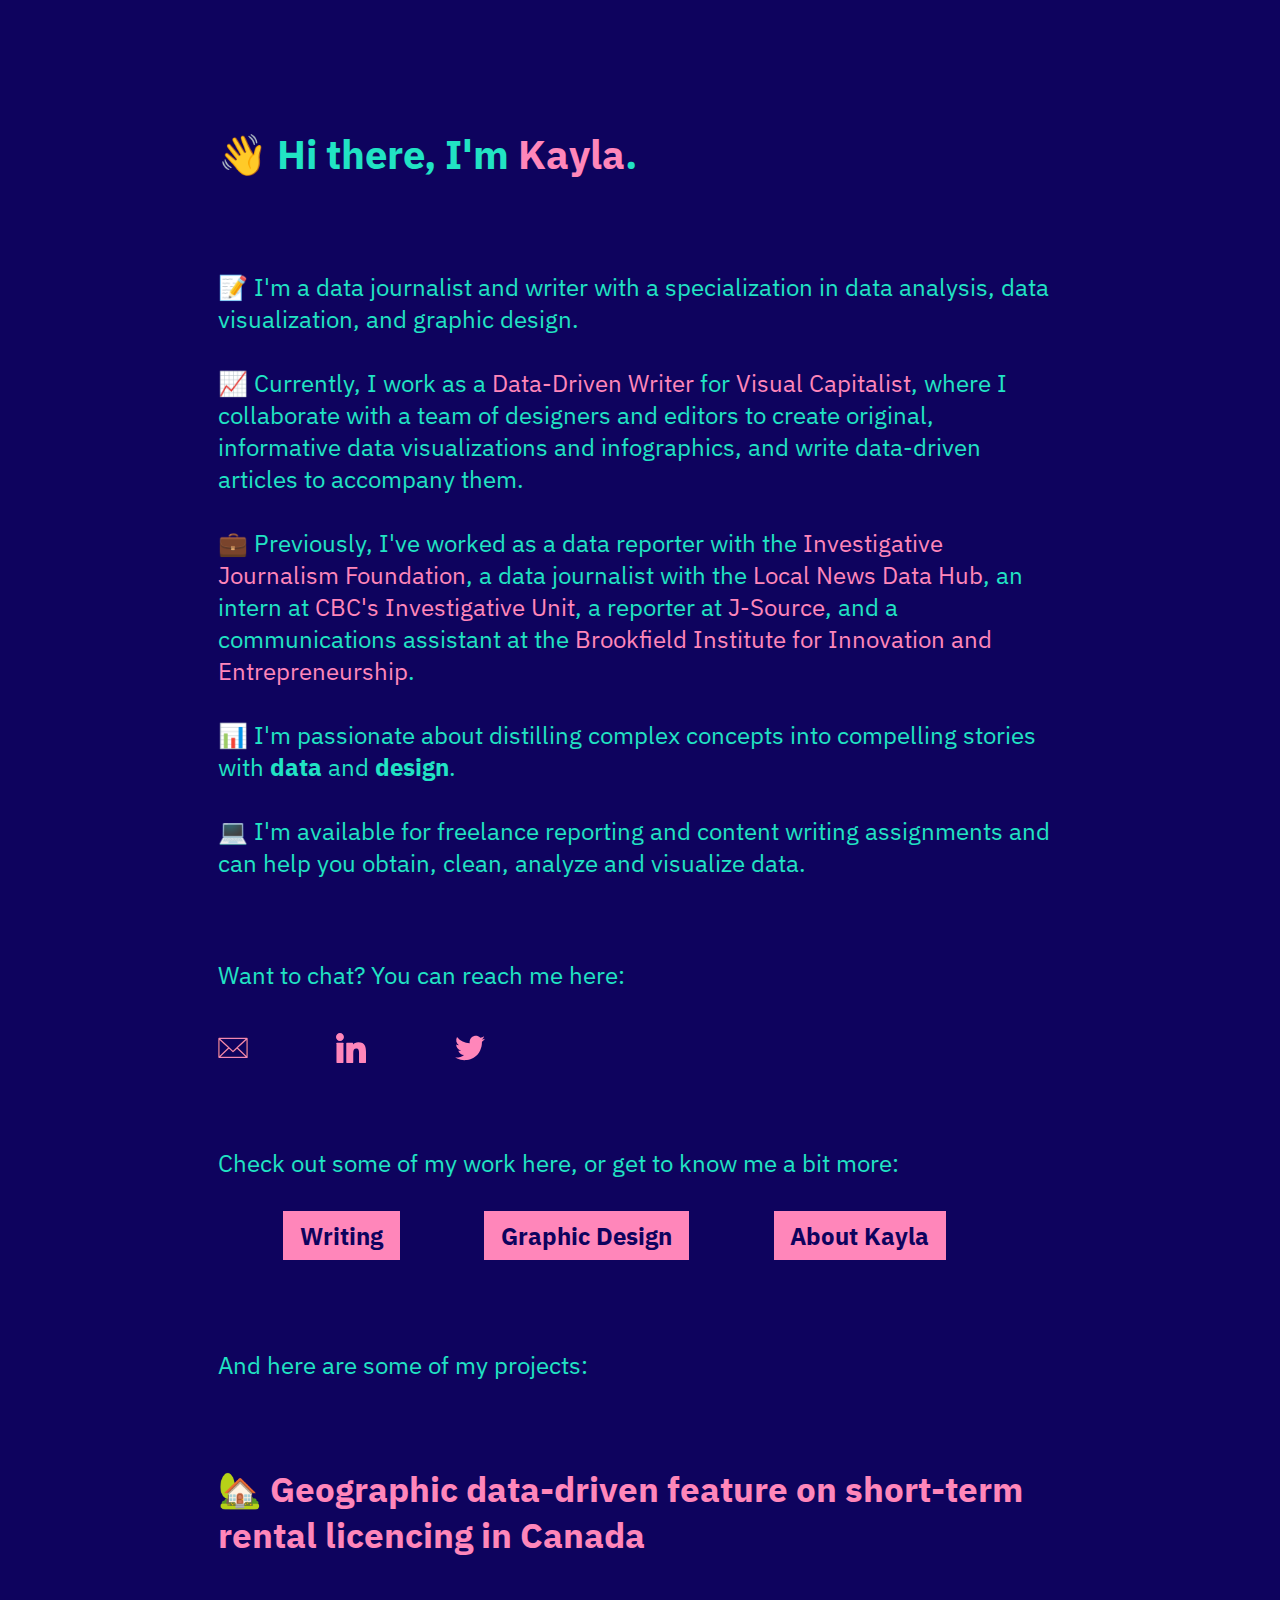
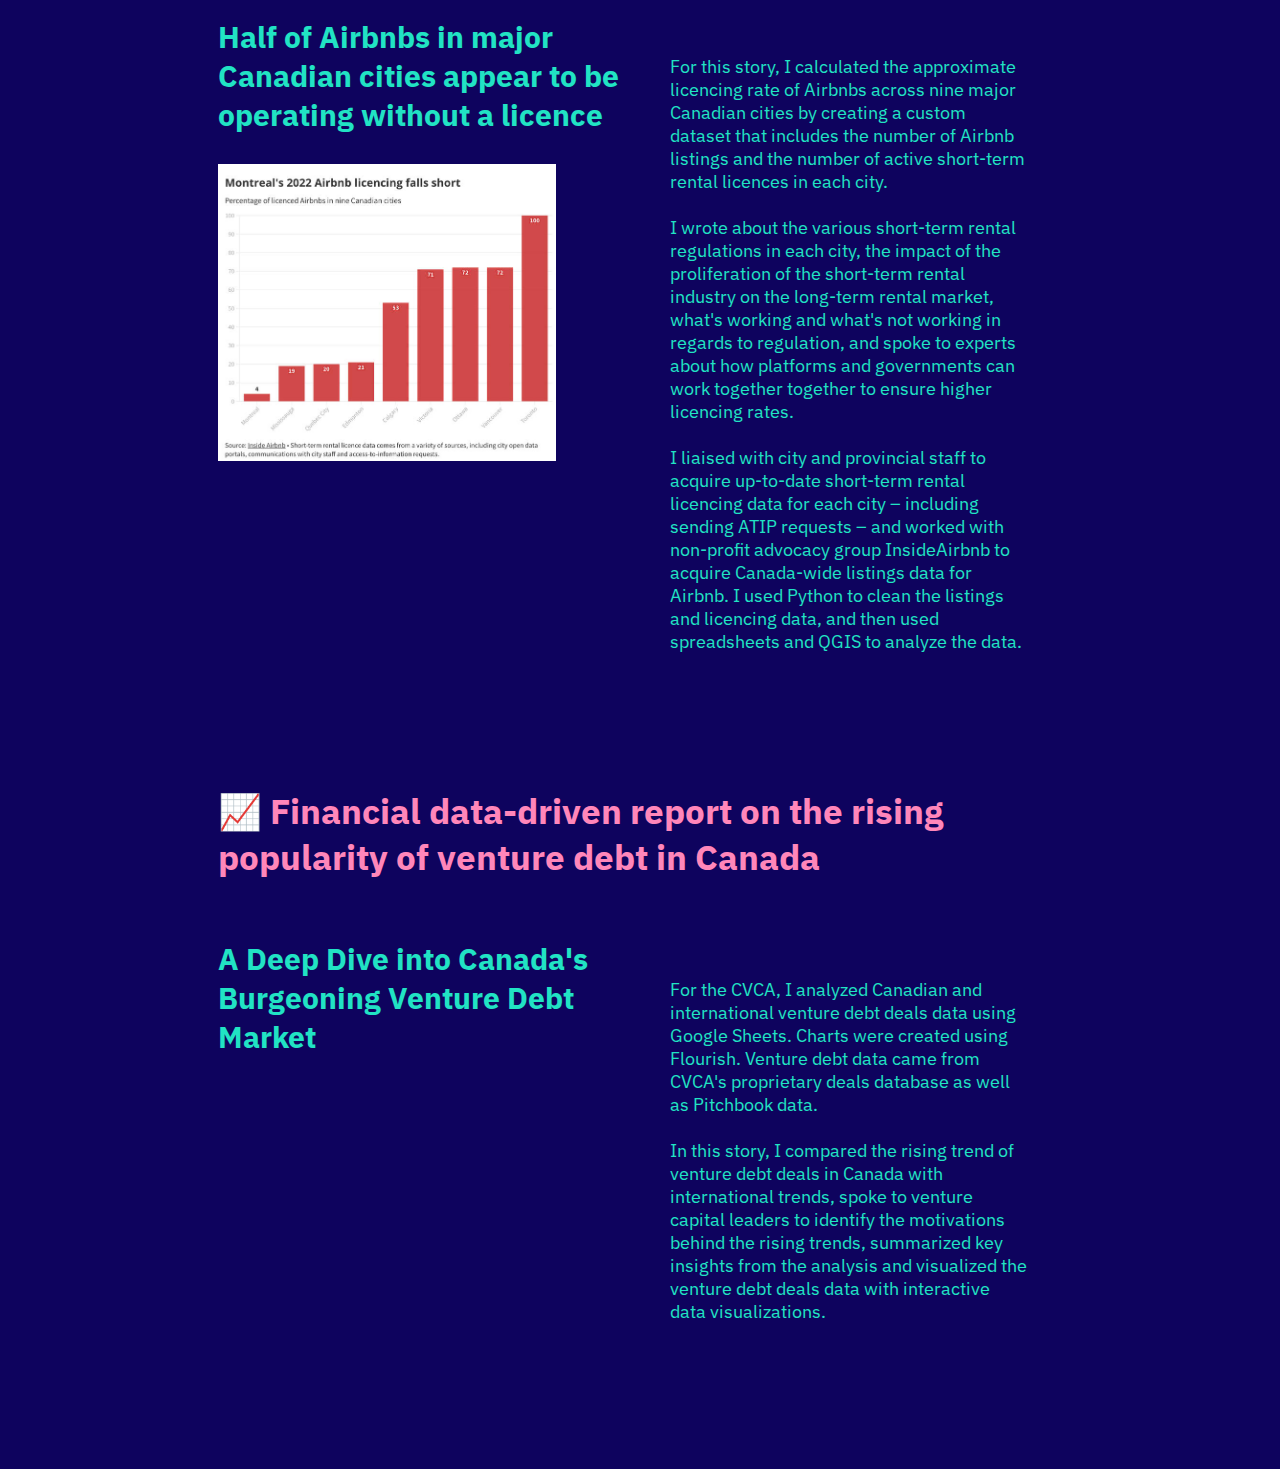
<file: index.html>
<!DOCTYPE html>
<html lang="en">
    <head>
        <meta charset="UTF-8">
        <meta name="viewport" content="width=device-width, initial-scale=1.0">
        <title>Kayla Zhu - Data Journalist</title>
        <link rel="stylesheet" href="style.css"> <!-- Link to your CSS file -->
        <link rel="preconnect" href="https://fonts.googleapis.com">
        <link rel="preconnect" href="https://fonts.gstatic.com" crossorigin>
        <link href="https://fonts.googleapis.com/css2?family=IBM+Plex+Sans:ital,wght@0,100;0,200;0,300;0,400;0,500;0,600;0,700;1,100;1,200;1,300;1,400;1,500;1,600;1,700&display=swap" rel="stylesheet">
    </head>
    <body>
        <h1>👋 Hi there, I'm <span style="color: #ff86ba">Kayla</span>.</h1>

        <p><br>
            <br>
            
            📝 I'm a data journalist and writer with a specialization in 
            data analysis, data visualization, and graphic design.
            <br>
            <br>
    
            📈 Currently, I work as a <span style="color: #ff86ba">Data-Driven Writer</span> for <a href="https://www.visualcapitalist.com/">Visual Capitalist</a>, where I 
            collaborate with a team of designers and editors to create original, informative data visualizations and infographics, and write
            data-driven articles to accompany them.
            <br>
            <br>
            💼 Previously, I've worked as a data reporter with the <a href="https://theijf.org/author/kayla-zhu">Investigative Journalism Foundation</a>, 
            a data journalist with the <a href="https://localnewsdatahub.ca/donating-to-the-cause/">Local News Data Hub</a>,
            an intern at <a href="https://www.cbc.ca/news/investigates">CBC's Investigative Unit</a>, a reporter at <a href="https://j-source.ca/author/kaylazhu/">J-Source</a>, and a 
            communications assistant at the <a href="https://brookfieldinstitute.ca/team/kayla-zhu/">Brookfield Institute for Innovation and Entrepreneurship</a>.
            <br>
            <br>
            📊 I'm passionate about distilling complex concepts into compelling stories with <b>data</b> and <b>design</b>.
            <br>
            <br>
            💻  I'm available for freelance reporting and content writing assignments and can help you obtain, clean, analyze and visualize data.
        </p>
        <p>
            <br>    </p>

        <p>Want to chat? You can reach me here:
        </p>
            <br>
            <div class="social-icons">
                <a href="mailto:kayla.yr.zhu@gmail.com" target="_blank" class="icon-link"><img src="email.svg" alt="Email"></a>
                <a href="https://www.linkedin.com/in/kayla-zhu-730194149/" target="_blank" class="icon-link"><img src="linkedin.svg" alt="LinkedIn"></a>
                <a href="https://twitter.com/kylzhu" target="_blank" class="icon-link"><img src="twitter.svg" alt="Twitter"></a>
            </div>
           <p>
            <br>
        </p>
            <p>Check out some of my work here, or get to know me a bit more:</p>

            <div class="buttons">
                <a href="writing.html" class="button">Writing</a>
                <a href="graphic-design.html" class="button">Graphic Design</a>
                <a href="about.html" class="button">About Kayla</a>

            </div>
            <p>
                <br>
            </p>
        <p>And here are some of my projects:</p>
        <p><br></p>

        <h2>🏡 Geographic data-driven feature on short-term rental licencing in Canada</h2>
        <div class="container-for-projects">
            <div class="column">
                <h3><a href="https://theijf.org/half-of-airbnbs-in-major-canadian-cities-appear-to-be-operating-without-a-licence" target="_blank" class="project-links">Half of Airbnbs in major Canadian cities appear to be operating without a licence
                </a></h3>
                <img src="image09.jpg" alt="Airbnb chart" class="project-example">
            </div>
            <div class="column">
                <p class="item">
                For this story, I calculated the approximate licencing rate of Airbnbs across nine major Canadian cities by 
                creating a custom dataset that includes the number of Airbnb listings and the number of active short-term rental 
                licences in each city. 
                <br><br>
                I wrote about the various short-term rental regulations in each city, the impact of the proliferation of the 
                short-term rental industry on the long-term rental market, what's working and what's not working in regards 
                to regulation, and spoke to experts about how platforms and governments can work together together to ensure 
                higher licencing rates.
                <br><br>
                I liaised with city and provincial staff to acquire up-to-date short-term rental licencing data for each city – including sending
                ATIP requests – and worked with non-profit advocacy group InsideAirbnb to acquire Canada-wide listings data for Airbnb.
                I used Python to clean the listings and licencing data, and then used spreadsheets and QGIS to analyze the data.            
            </p>
        </div>
            </div>
        <p><br><br><p></p>
        <h2>📈 Financial data-driven report on the rising popularity of venture debt in Canada</h2>

            <div class="container-for-projects">
                <div class="column">
                    <h3><a href="https://central.cvca.ca/a-deep-dive-into-canadas-burgeoning-venture-debt-market" target="_blank" class="project-links">A Deep Dive into Canada's Burgeoning Venture Debt Market
                    </a></h3>
                    <div class="flourish-embed flourish-chart" data-src="visualisation/15155554"><script src="https://public.flourish.studio/resources/embed.js"></script></div>
                </div>
                <div class="column">
                    <p class="item">
                        For the CVCA, I analyzed Canadian and international venture debt deals data using Google Sheets.
                         Charts were created using Flourish. Venture debt data came from CVCA's proprietary deals database 
                         as well as Pitchbook data.
                         <br><br>
                        In this story, I compared the rising trend of venture debt deals in Canada with international trends, spoke to venture capital leaders to identify the motivations behind the rising trends,
                        summarized key insights from the analysis and visualized the venture debt deals data
                          with interactive data visualizations.            
                </p>
            </div>
                </div>
    </body>
</html>
</file>
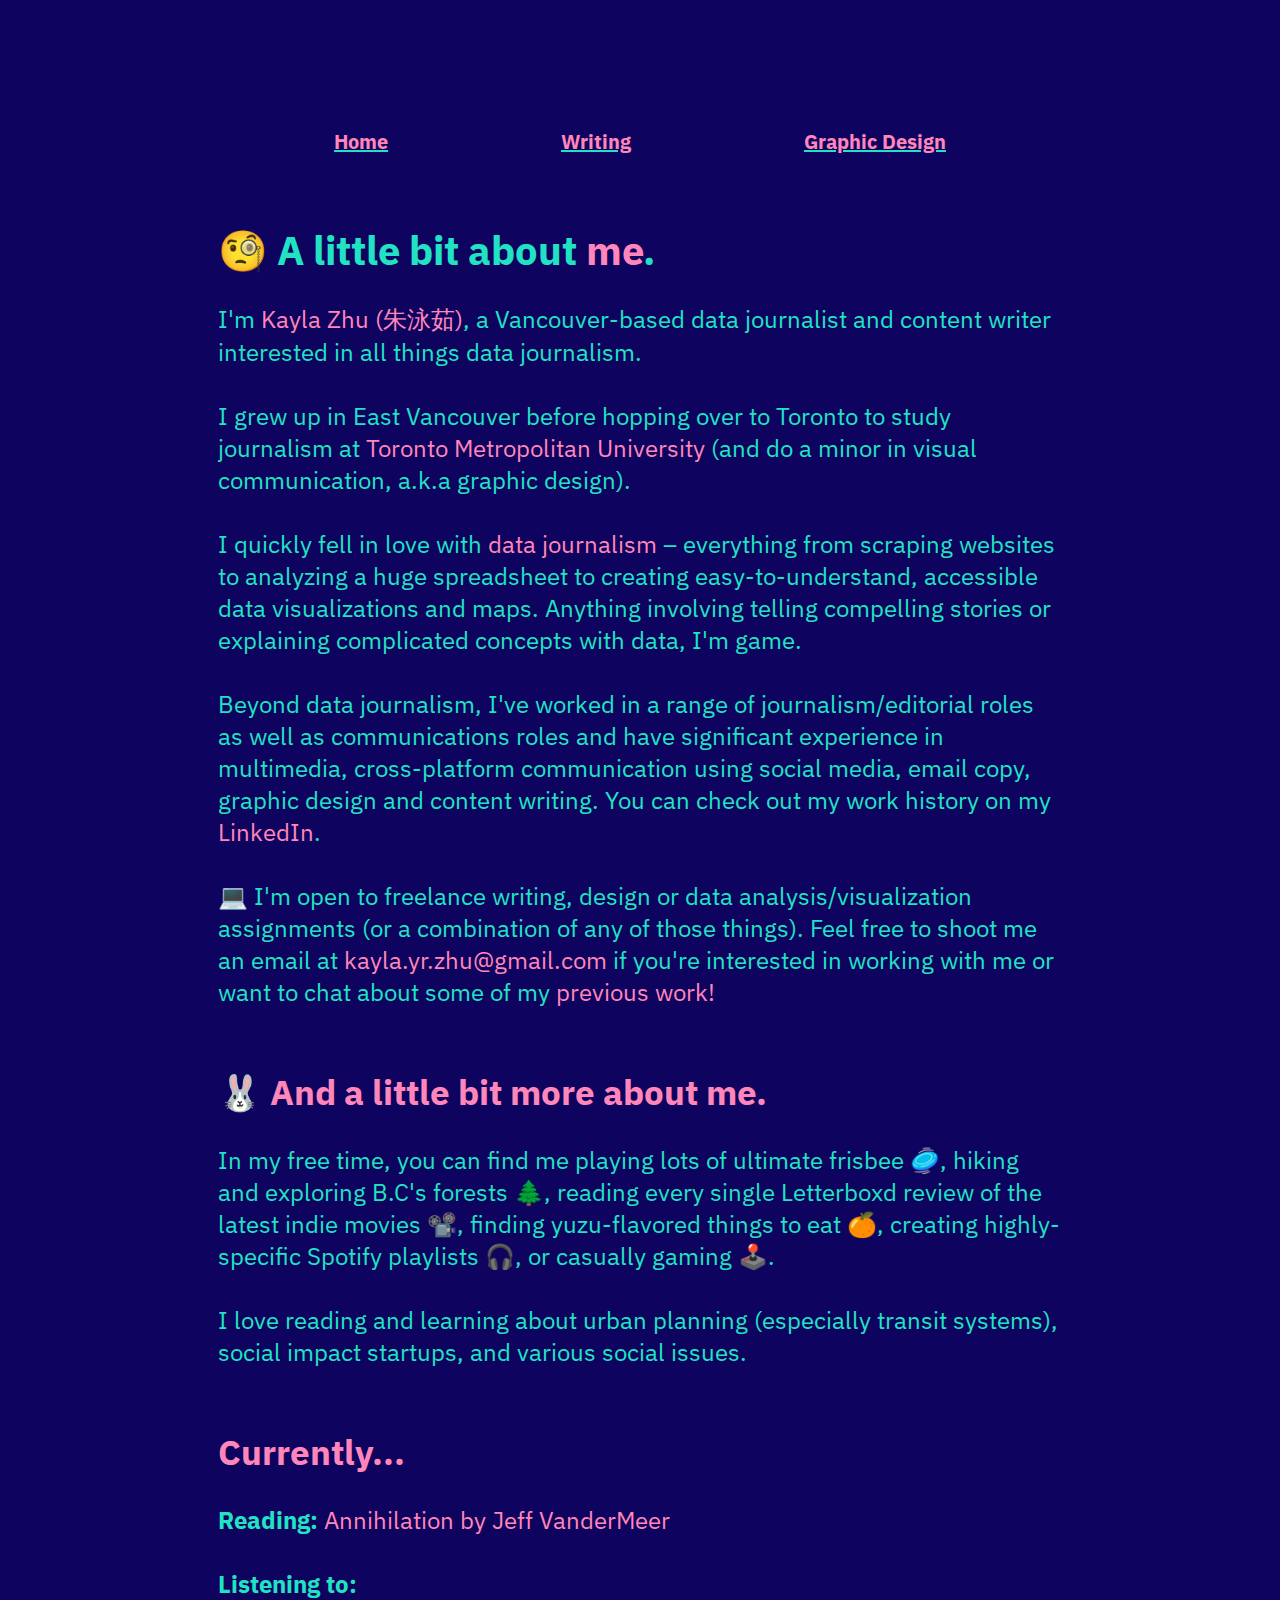
<file: about.html>
<!DOCTYPE html>
<html lang="en">
    <head>
        <meta charset="UTF-8">
        <meta name="viewport" content="width=device-width, initial-scale=1.0">
        <title>Kayla Zhu - Data Journalist</title>
        <link rel="stylesheet" href="style.css"> <!-- Link to your CSS file -->
        <link rel="preconnect" href="https://fonts.googleapis.com">
        <link rel="preconnect" href="https://fonts.gstatic.com" crossorigin>
        <link href="https://fonts.googleapis.com/css2?family=IBM+Plex+Sans:ital,wght@0,100;0,200;0,300;0,400;0,500;0,600;0,700;1,100;1,200;1,300;1,400;1,500;1,600;1,700&display=swap" rel="stylesheet">
    </head>
    <body>
        <nav>
            <ul>
                <li><a href="index.html">Home</a></li>
                <li><a href="writing.html">Writing</a></li>
                <li><a href="graphic-design.html">Graphic Design</a></li>
            </ul>
        </nav>
        <h1>🧐 A little bit about <span style="color: #ff86ba">me</span>.</h1>

     <p>I'm <span style="color: #ff86ba">Kayla Zhu (朱泳茹)</span>, a Vancouver-based data journalist and content writer interested in all things data journalism.
        <br><br>I grew up in East Vancouver before hopping over to Toronto to study journalism at
        <span style="color: #ff86ba">Toronto Metropolitan University</span> (and do a minor in visual communication, a.k.a graphic design).

        <br><br>I quickly fell in love with <span style="color: #ff86ba">data journalism</span> – everything from scraping websites
        to analyzing a huge spreadsheet to creating easy-to-understand, accessible data visualizations 
        and maps. Anything involving telling compelling stories or explaining complicated
        concepts with data, I'm game.
        <br><br>
        Beyond data journalism, I've worked in a range of journalism/editorial roles as well as 
        communications roles and have significant experience in multimedia, cross-platform communication
        using social media, email copy, graphic design and content writing. You can check out my
        work history on my <a href="https://www.linkedin.com/in/kayla-zhu-730194149/">LinkedIn</a>.
        <br><br>
        💻  I'm open to freelance writing, design or data analysis/visualization assignments (or a combination of 
        any of those things). Feel free to shoot me an email at 
        <span style="color: #ff86ba">kayla.yr.zhu@gmail.com</span> if you're interested in working with me or want to
        chat about some of my <a href="writing.html">previous work!
            <br><br>
        </a>

        <h2>🐰 And a little bit more about me.</h2>
        <p>In my free time, you can find me playing lots of ultimate frisbee 🥏, 
            hiking and exploring B.C's forests 🌲, reading every single Letterboxd review of the latest indie movies 📽️, finding yuzu-flavored 
            things to eat 🍊, creating highly-specific Spotify playlists 🎧, or casually gaming 🕹️.
            <br><br>
            I love reading and learning about urban planning (especially transit systems), 
            social impact startups, and various social issues.
            <br><br>
            <h2>Currently...</h2>
            <p><b>Reading:</b> <span style="color: #ff86ba">Annihilation by Jeff VanderMeer
            </span>
                <br><br>
            <b>Listening to:</b> 
            <br>
            <iframe style="border-radius:12px" src="https://open.spotify.com/embed/track/4S5c5as5UkWyCCiV0dGIWt?utm_source=generator" width="100%" height="352" frameBorder="0" allowfullscreen="" allow="autoplay; clipboard-write; encrypted-media; fullscreen; picture-in-picture" loading="lazy"></iframe>            
        </p>
        </p>



     </p>
</file>
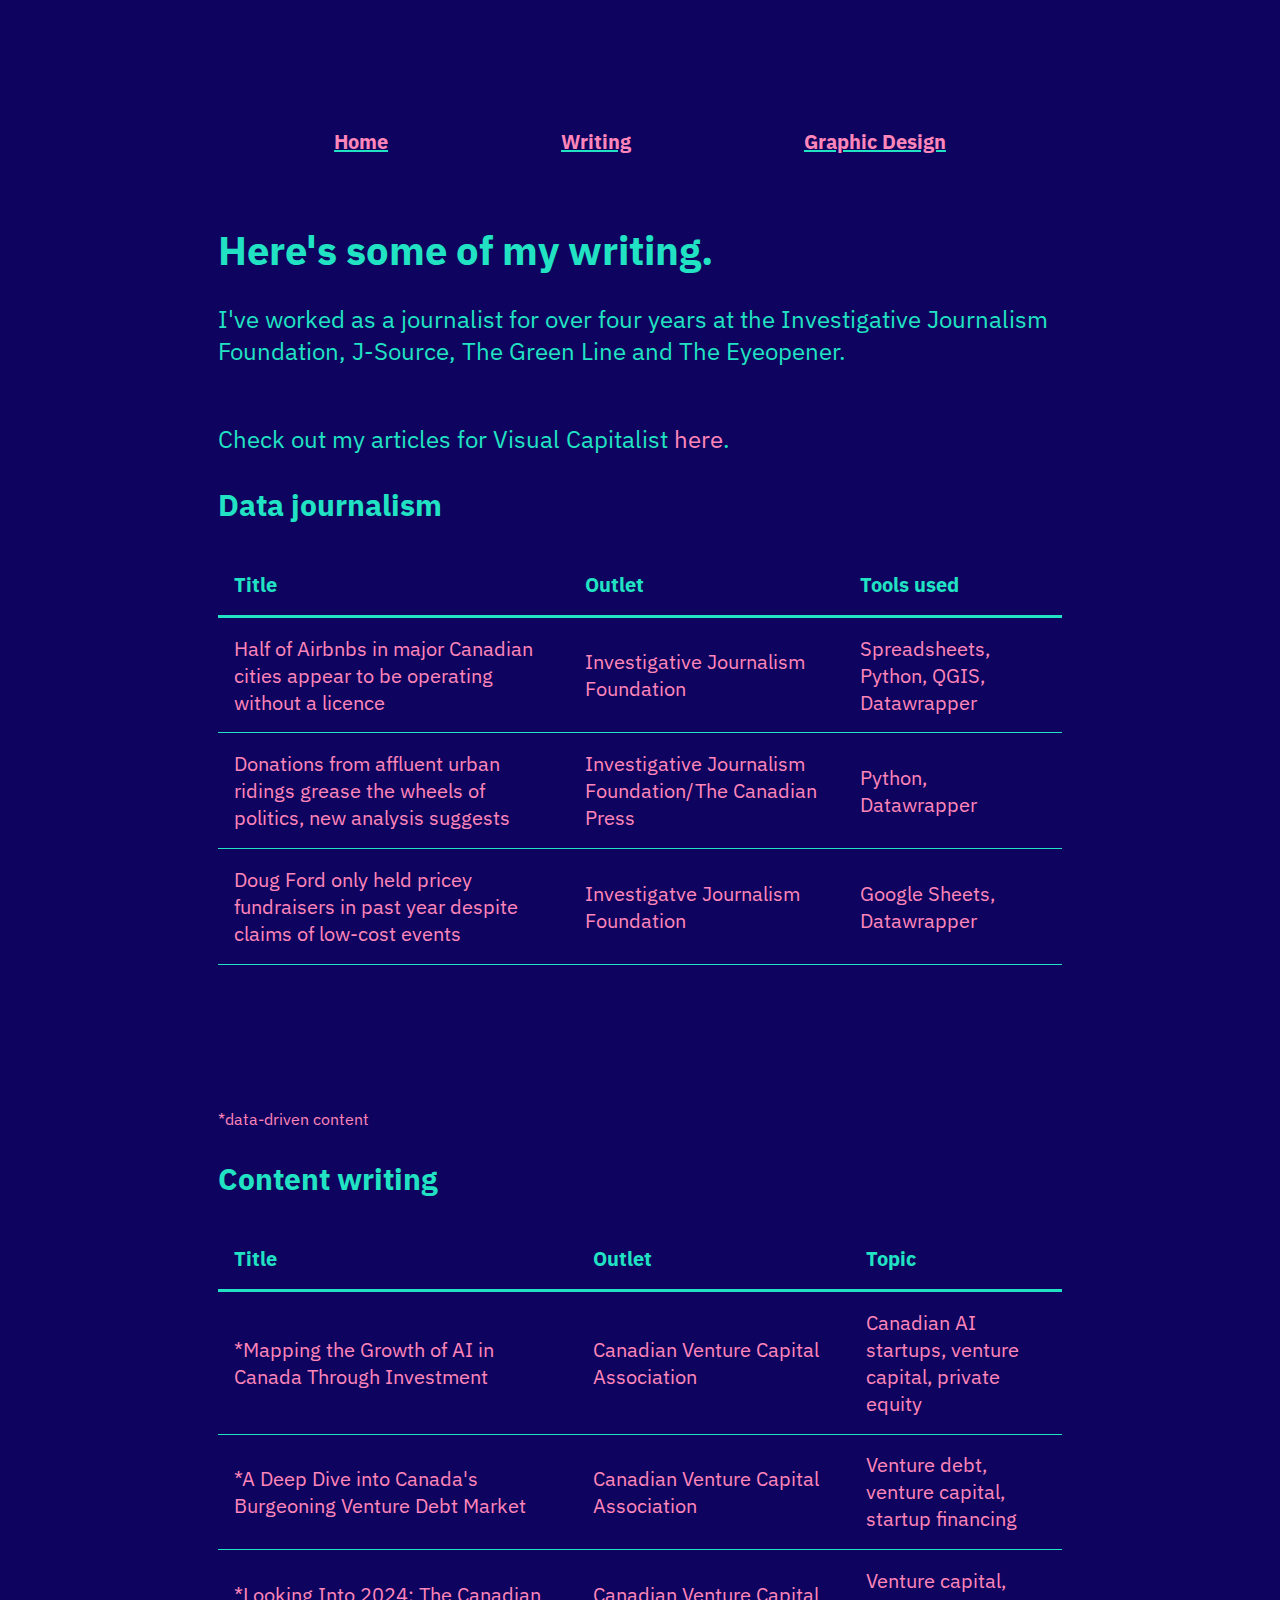
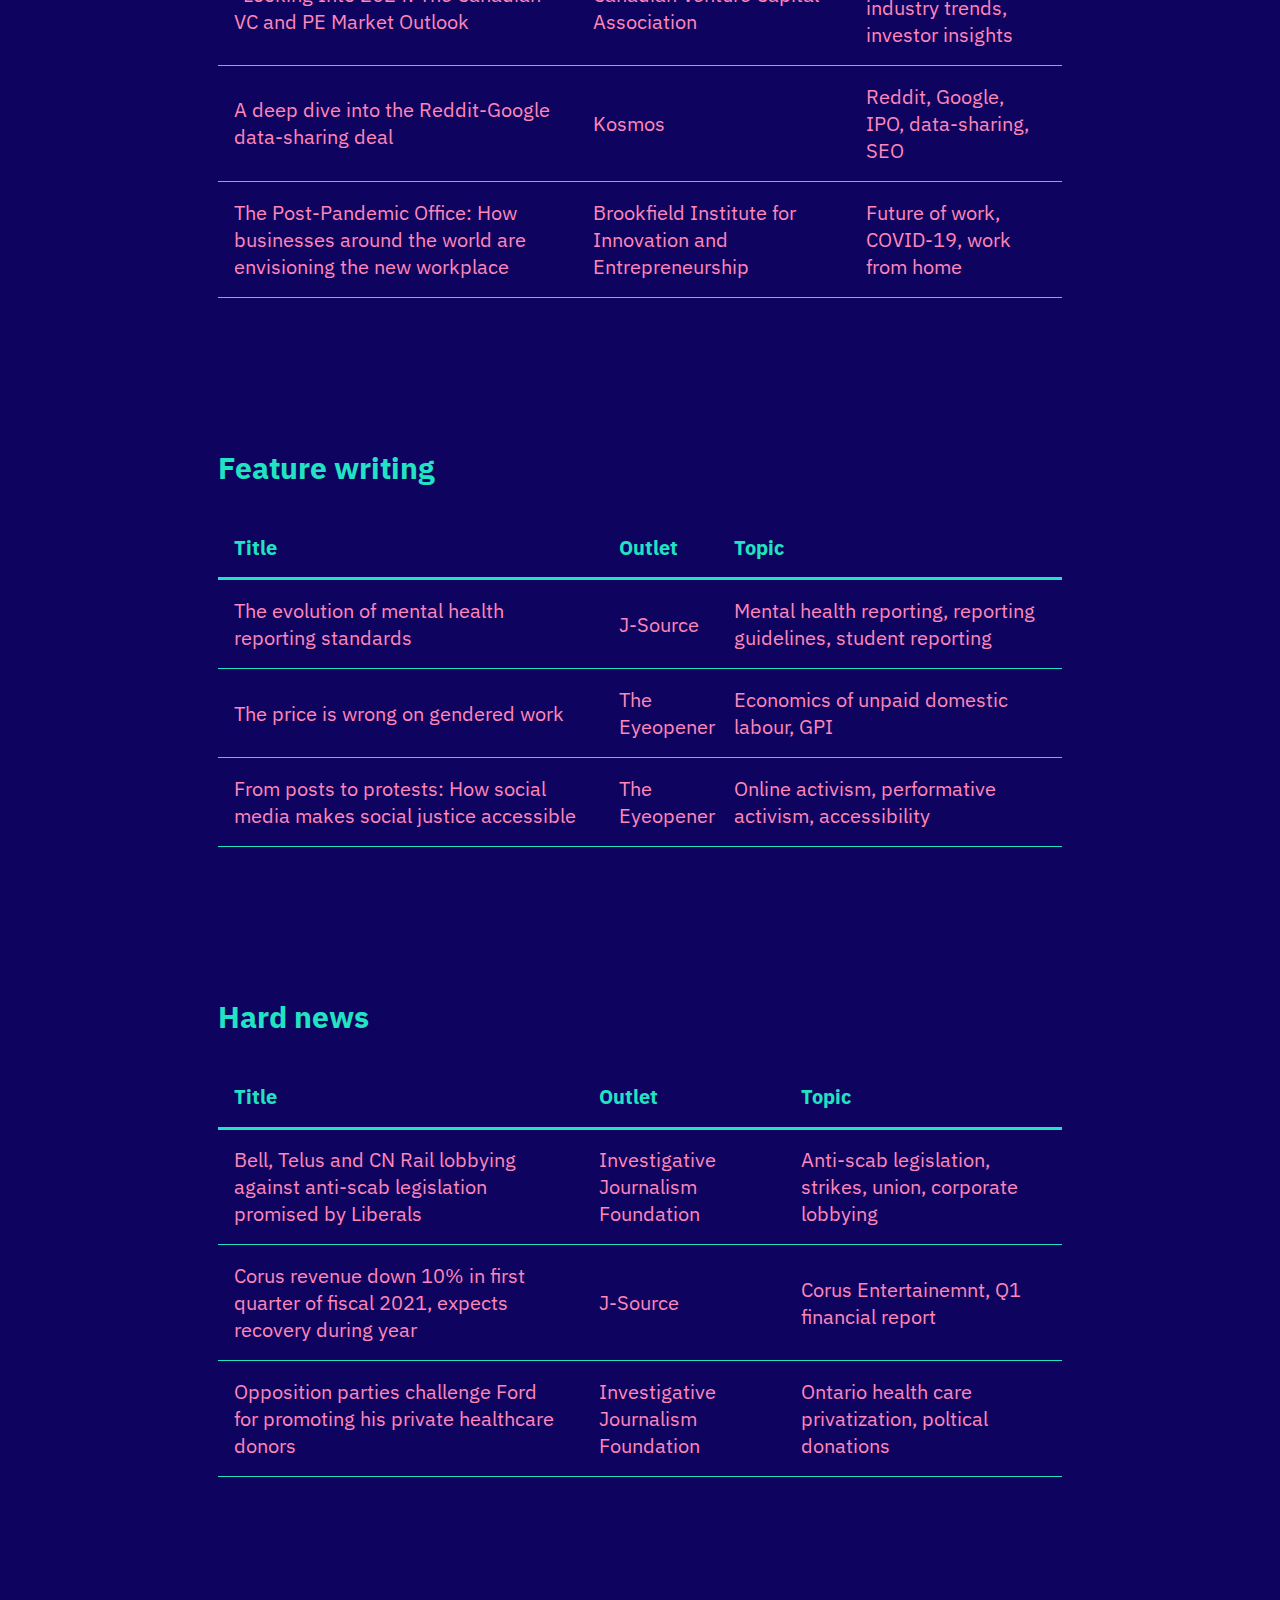
<file: writing.html>
<!DOCTYPE html>
<html lang="en">
    <head>
        <meta charset="UTF-8">
        <meta name="viewport" content="width=device-width, initial-scale=1.0">
        <title>Kayla Zhu's Portfolio</title>
        <link rel="stylesheet" href="style.css"> <!-- Link to your CSS file -->
        <link rel="preconnect" href="https://fonts.googleapis.com">
        <link rel="preconnect" href="https://fonts.gstatic.com" crossorigin>
        <link href="https://fonts.googleapis.com/css2?family=IBM+Plex+Sans:ital,wght@0,100;0,200;0,300;0,400;0,500;0,600;0,700;1,100;1,200;1,300;1,400;1,500;1,600;1,700&display=swap" rel="stylesheet">
    </head>
    <body>
    <nav>
        <ul>
            <li><a href="index.html">Home</a></li>
            <li><a href="writing.html">Writing</a></li>
            <li><a href="graphic-design.html">Graphic Design</a></li>
        </ul>
    </nav>
<h1>Here's some of my writing.</h1>

<p>I've worked as a journalist for over four years at the Investigative Journalism Foundation, J-Source, The Green Line and The Eyeopener.

    <br>
    <br>
    <p>Check out my articles for Visual Capitalist <a href="https://www.visualcapitalist.com/author/kayla/">here</a>.
    <br>
 
</p>


<h3>Data journalism</h3>
<table>
    <tr>
        <th>Title</th>
        <th>Outlet</th>
        <th>Tools used</th>
    </tr>
    <tr>
        <td><a href="https://theijf.org/half-of-airbnbs-in-major-canadian-cities-appear-to-be-operating-without-a-licence">Half of Airbnbs in major Canadian cities appear to be operating without a licence</a></td>
        <td>Investigative Journalism Foundation</td>
        <td>Spreadsheets, Python, QGIS, Datawrapper</td>
    </tr>
    <tr>
        <td><a href="https://nationalpost.com/pmn/news-pmn/donations-from-affluent-urban-ridings-grease-the-wheels-of-politics-new-analysis-suggests">Donations from affluent urban ridings grease the wheels of politics, new analysis suggests</a></td>
        <td>Investigative Journalism Foundation/The Canadian Press</td>
        <td>Python, Datawrapper</td>
    </tr>
    <tr>
        <td><a href="https://theijf.org/doug-ford-only-held-pricey-fundraisers-in-past-year-despite-claims-of-low-cost-events">Doug Ford only held pricey fundraisers in past year despite claims of low-cost events</a></td>
        <td>Investigatve Journalism Foundation</td>
        <td>Google Sheets, Datawrapper</td>
    </tr>
</table>
<P><br>
<br>
<br>
</P>
<p style="color:#ff86ba; font-size: 16px;">*data-driven content</p>
<h3>Content writing</h3>
<table>
    <tr>
        <th>Title</th>
        <th>Outlet</th>
        <th>Topic</th>
    </tr>
    <tr>
        <td><a href="https://central.cvca.ca/mapping-the-growth-of-ai-in-canada-through-investment">*Mapping the Growth of AI in Canada Through Investment</a></td>
        <td>Canadian Venture Capital Association</td>
        <td>Canadian AI startups, venture capital, private equity </td>
    </tr>
    <tr>
        <td><a href="https://central.cvca.ca/a-deep-dive-into-canadas-burgeoning-venture-debt-market">*A Deep Dive into Canada's Burgeoning Venture Debt Market</a></td>
        <td>Canadian Venture Capital Association</td>
        <td>Venture debt, venture capital, startup financing </td>
    </tr>
    <tr>
        <td><a href="https://central.cvca.ca/looking-into-2024-the-canadian-vc-and-pe-market-outlook">*Looking Into 2024: The Canadian VC and PE Market Outlook</a></td>
        <td>Canadian Venture Capital Association</td>
        <td>Venture capital, industry trends, investor insights</td>
    </tr>
    <tr>
        <td><a href="https://getkosmos.io/blog/a-deep-dive-into-the-reddit-google-data-sharing-deal/">A deep dive into the Reddit-Google data-sharing deal</a></td>
        <td>Kosmos</td>
        <td>Reddit, Google, IPO, data-sharing, SEO</td>
    </tr>
    <tr>
        <td><a href="https://brookfieldinstitute.ca/the-post-pandemic-office-how-businesses-around-the-world-are-envisioning-the-new-workplace/">The Post-Pandemic Office: How businesses around the world are envisioning the new workplace</a></td>
        <td>Brookfield Institute for Innovation and Entrepreneurship</td>
        <td>Future of work, COVID-19, work from home</td>
    </tr>
</table>
<P><br>
    <br>
    <br>
    </P>

    
<h3>Feature writing</h3>

<table>
    <tr>
        <th>Title</th>
        <th>Outlet</th>
        <th>Topic</th>
    </tr>
    <tr>
        <td><a href="https://j-source.ca/the-evolution-of-mental-health-reporting-standards/">The evolution of mental health reporting standards</a></td>
        <td>J-Source</td>
        <td>Mental health reporting, reporting guidelines, student reporting</td>
    </tr>
    <tr>
        <td><a href="https://notagirlboss.theeyeopener.com/articles/the-price.html">The price is wrong on gendered work</a></td>
        <td>The Eyeopener</td>
        <td>Economics of unpaid domestic labour, GPI</td>
    </tr>
    <tr>
        <td><a href="https://theeyeopener.com/2020/10/from-posts-to-protests-how-social-media-makes-social-justice-accessible/">From posts to protests: How social media makes social justice accessible</a></td>
        <td>The Eyeopener</td>
        <td>Online activism, performative activism, accessibility</td>
    </tr>
</table>

<P><br>
    <br>
    <br>
    </P>


<h3>Hard news</h3>

<table>
    <tr>
        <th>Title</th>
        <th>Outlet</th>
        <th>Topic</th>
    </tr>
    <tr>
        <td><a href="https://theijf.org/bell-telus-and-cn-rail-lobbying-against-anti-scab-legislation-promised-by-liberals">Bell, Telus and CN Rail lobbying against anti-scab legislation promised by Liberals</a></td>
        <td>Investigative Journalism Foundation</td>
        <td>Anti-scab legislation, strikes, union, corporate lobbying</td>
    </tr>
    <tr>
        <td><a href="https://j-source.ca/article/corus-revenue-down-10-in-first-quarter-of-fiscal-2021-expects-recovery-during-year/">Corus revenue down 10% in first quarter of fiscal 2021, expects recovery during year</a></td>
        <td>J-Source</td>
        <td>Corus Entertainemnt, Q1 financial report</td>
    </tr>
    <tr>
        <td><a href="https://theijf.org/opposition-parties-challenge-ford-for-promoting-his-private-healthcare-donors">Opposition parties challenge Ford for promoting his private healthcare donors</a></td>
        <td>Investigative Journalism Foundation</td>
        <td>Ontario health care privatization, poltical donations</td>
    </tr>
</table>

    </body>
    </html>
</file>
<file: style.css>
body {
    background-color: #0E035E; /* Dark blue background color */
    margin: 10% 17%;
}


h1 {
    font-family: 'IBM Plex Sans', sans-serif;
    font-size: 40px; /* Font size */
    color: #21e3c4; /* Text color */
}

h2 {
    font-family: 'IBM Plex Sans', sans-serif;
    font-size: 35px; /* Font size */
    color:#ff86ba; /* Text color */
}

h3 {
    font-family: 'IBM Plex Sans', sans-serif;
    font-size: 30px; /* Font size */
    color:#21e3c4; /* Text color */
}

p {
    background-color: #0E035E; /* Dark blue background color */
    font-family: 'IBM Plex Sans', sans-serif;
    font-size: 24px; /* Font size */
    color: #21e3c4; /* Text color */
}

a {
    text-decoration: none;
    color: #ff86ba;
}

/* Styling links on hover */
a:hover {
    color: hsl(51, 100%, 60%); /* Change color on hover */
    text-decoration: none;
}

.project-links {
    color:#21e3c4
}

.project-links a:hover {
    color: hsl(51, 100%, 60%); /* Change color on hover */
    text-decoration: none;
}


/* Adjust the size of the icons */
.icon-link img {
    width: 30px; /* Set the width of the icons */
    height: auto; /* Maintain aspect ratio */
    padding-right: 10%;
}

.buttons {
    display: flex;
    justify-content: center;
}

.button {
    display: inline-block;
    padding-top: 1%;
    padding-bottom: 1%;
    padding-left: 2%;
    padding-right: 2%;
    margin-top: 1%;
    margin-bottom: 1%;
    margin-left: 2%;
    margin-right: 8%;
    text-decoration: none;
    font-weight: bold;
    font-family: 'IBM Plex Sans', sans-serif;
    font-size: 24px; /* Font size */
    color: #0E035E; /* Button text color */
    background-color:#ff86ba; /* Button background color */
    transition: background-color 0.4s ease; /* Smooth transition for hover effect */
}

.button a:visited {
    color: #0E035E; /* Button text color */
}

.button a:hover {
    background-color: #21e3c4; /* Change background color on hover */
}

table {
    border-collapse: collapse;
    width: 100%;
}
th {
    border-bottom: 3px solid #21e3c4;
    font-family: 'IBM Plex Sans', sans-serif;
    font-size: 20px; /* Font size */
    color: #21e3c4; /* Text color */
    padding: 2%;
    text-align: left;
}

td {
    border-bottom: 0.5px solid #21e3c4;
    font-family: 'IBM Plex Sans', sans-serif;
    font-size: 20px; /* Font size */
    color: #ff86ba; /* Text color */
    padding: 2%;
    text-align: left;
}

nav {
    padding-top: 0;
    padding-bottom: 5%;
}
ul {
    list-style-type: none;
    margin: 0;
    padding: 0;
    text-align: center;
}
li {
    display: inline;
    margin: 0 10%;
    font-family: 'IBM Plex Sans', sans-serif;
    font-weight: bold;
    font-size: 20px; /* Font size */
    text-decoration: underline;
    text-decoration-color: #21e3c4;
}

.container-for-projects {
    overflow: hidden; /* Clear the float */
}
  
.column {
    float: left;
    width: 50%;
}
  
.item {
    font-size: 18px;
    padding-top: 12%;
    padding-left: 7%;
    padding-right: 8%
}

.insta-img img {
    width: 28%; /* Set the width of the icons */
    height: auto; /* Maintain aspect ratio */
    padding: 0 2%;
}

.infographic-img {
    width: 30%; /* Set the width of the icons */
    height: auto; /* Maintain aspect ratio */
    padding: 0 2%;
}

.infographic-container {
    overflow: hidden; /* Clear floats */
  }
  
.image {
    width: 75%;
    padding-bottom: 7%;
  }

.video-player {
    width: 50%;
}

.project-example {
    width: 80%;
}
</file>
